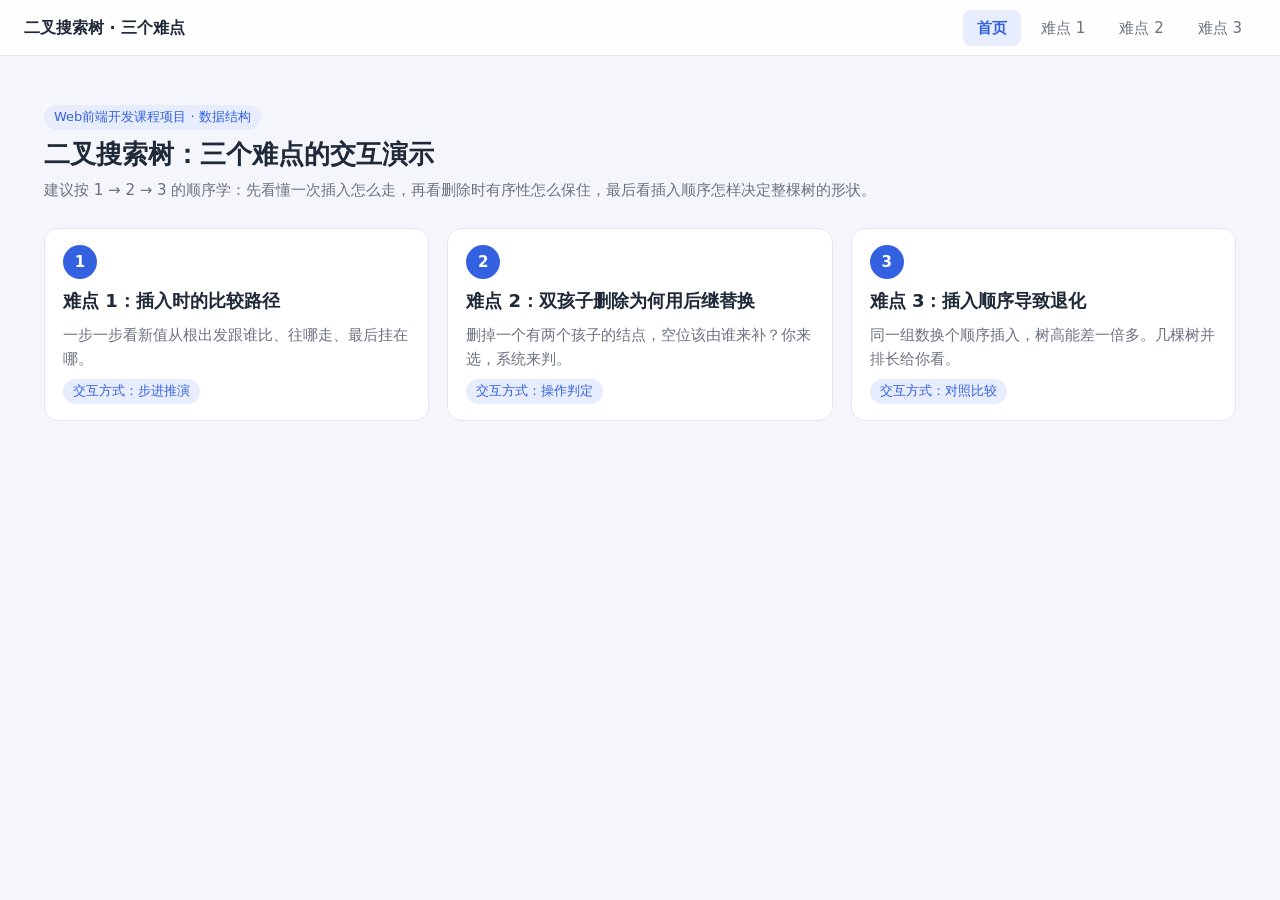
<file: src/index.html>
<!DOCTYPE html>
<html lang="zh-CN">
<head>
<meta charset="utf-8">
<meta name="viewport" content="width=device-width, initial-scale=1">
<title>二叉搜索树：三个难点的交互演示</title>
<link rel="stylesheet" href="css/style.css">
<script src="js/common.js" defer></script>
</head>
<body data-page="index">
<nav id="nav"></nav>
<main class="page">
  <header class="hero">
    <span class="kind">Web前端开发课程项目 · 数据结构</span>
    <h1>二叉搜索树：三个难点的交互演示</h1>
    <p class="question">建议按 1 → 2 → 3 的顺序学：先看懂一次插入怎么走，再看删除时有序性怎么保住，最后看插入顺序怎样决定整棵树的形状。</p>
  </header>
  <div class="cards">
    <a class="card entry" href="d1.html">
      <span class="step">1</span>
      <h2>难点 1：插入时的比较路径</h2>
      <p>一步一步看新值从根出发跟谁比、往哪走、最后挂在哪。</p>
      <span class="kind">交互方式：步进推演</span>
    </a>
    <a class="card entry" href="d2.html">
      <span class="step">2</span>
      <h2>难点 2：双孩子删除为何用后继替换</h2>
      <p>删掉一个有两个孩子的结点，空位该由谁来补？你来选，系统来判。</p>
      <span class="kind">交互方式：操作判定</span>
    </a>
    <a class="card entry" href="d3.html">
      <span class="step">3</span>
      <h2>难点 3：插入顺序导致退化</h2>
      <p>同一组数换个顺序插入，树高能差一倍多。几棵树并排长给你看。</p>
      <span class="kind">交互方式：对照比较</span>
    </a>
  </div>
</main>
</body>
</html>
</file>
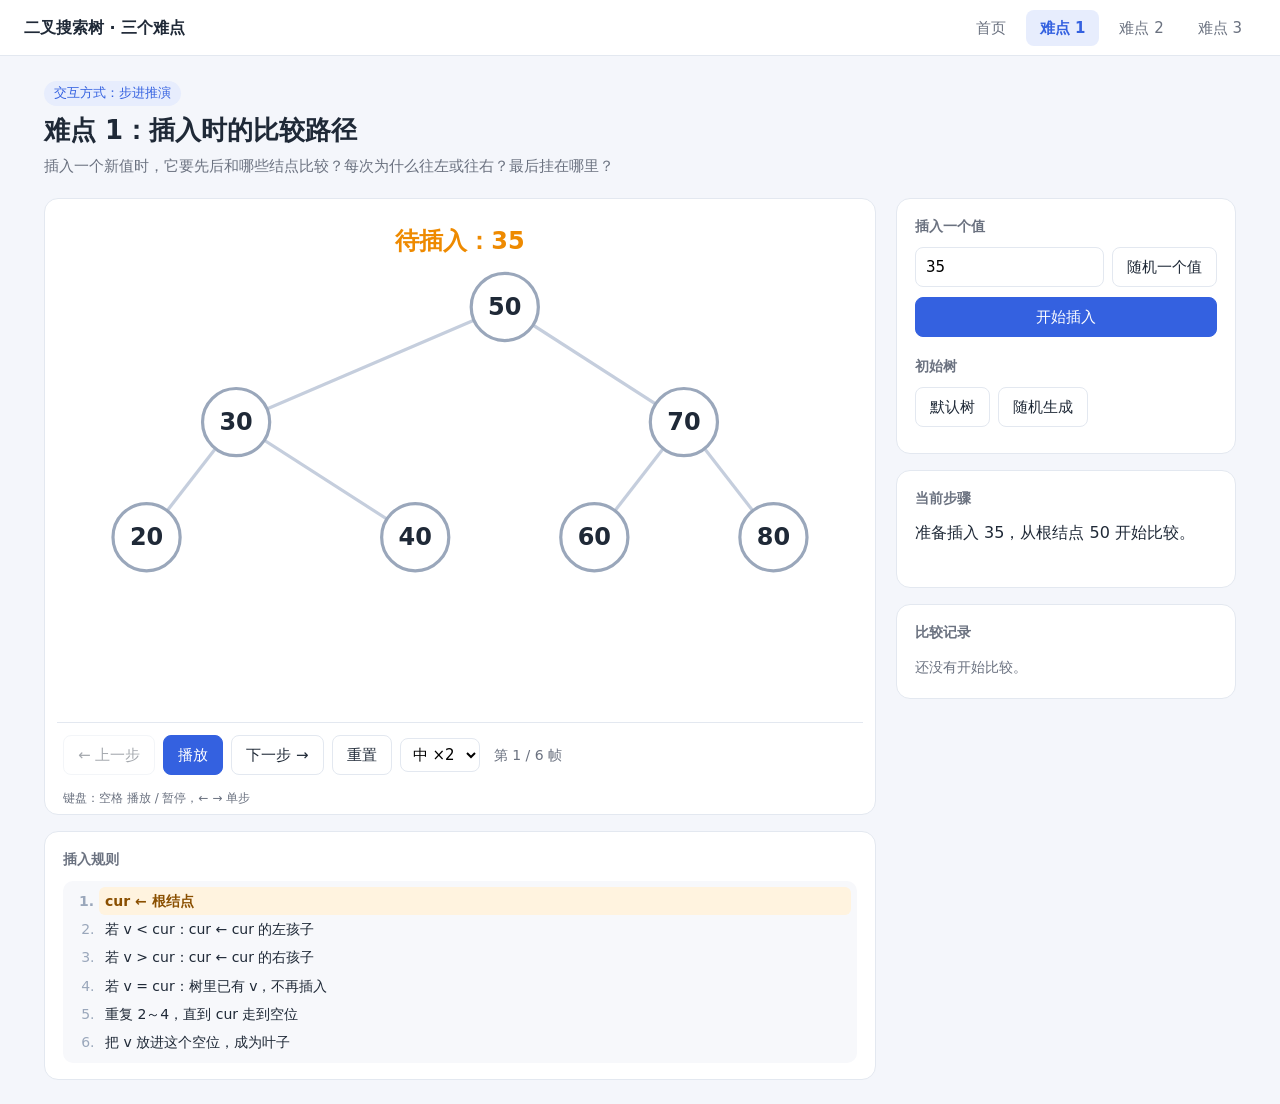
<file: src/d1.html>
<!DOCTYPE html>
<html lang="zh-CN">
<head>
<meta charset="utf-8">
<meta name="viewport" content="width=device-width, initial-scale=1">
<title>难点 1 · 插入时的比较路径</title>
<link rel="stylesheet" href="css/style.css">
</head>
<body data-page="d1">
<nav id="nav"></nav>
<main class="page">
  <header class="page-head">
    <span class="kind" id="kind"></span>
    <h1 id="title"></h1>
    <p class="question" id="question"></p>
  </header>
  <div class="layout">
    <div class="main">
      <section class="card stage">
        <svg id="tree" class="tree"></svg>
        <div class="player">
          <button id="btn-prev" onclick="prev()">← 上一步</button>
          <button id="btn-play" class="primary" onclick="if (timer) pause(); else play();">播放</button>
          <button id="btn-next" onclick="next()">下一步 →</button>
          <button onclick="reset()">重置</button>
          <select onchange="setSpeed(Number(this.value))">
            <option value="1200">慢 ×1</option>
            <option value="600" selected>中 ×2</option>
            <option value="300">快 ×4</option>
          </select>
          <span id="progress" class="progress"></span>
        </div>
        <p class="hint">键盘：空格 播放 / 暂停，← → 单步</p>
      </section>
      <section class="card rules">
        <h2>插入规则</h2>
        <ol class="code" id="code"></ol>
      </section>
    </div>
    <aside class="side">
      <div class="card">
        <h2>插入一个值</h2>
        <div class="row">
          <input id="value" type="number">
          <button onclick="randomValue()">随机一个值</button>
        </div>
        <button class="primary wide" onclick="startInsert()">开始插入</button>
        <h2 class="sub">初始树</h2>
        <div class="row">
          <button onclick="setTree(data.presetTree)">默认树</button>
          <button onclick="randomTree()">随机生成</button>
        </div>
      </div>
      <div class="card status">
        <h2>当前步骤</h2>
        <p id="note"></p>
      </div>
      <div class="card">
        <h2>比较记录</h2>
        <ol id="log" class="log"></ol>
      </div>
    </aside>
  </div>
</main>
<script src="js/common.js"></script>
<script src="js/d1.js"></script>
</body>
</html>
</file>
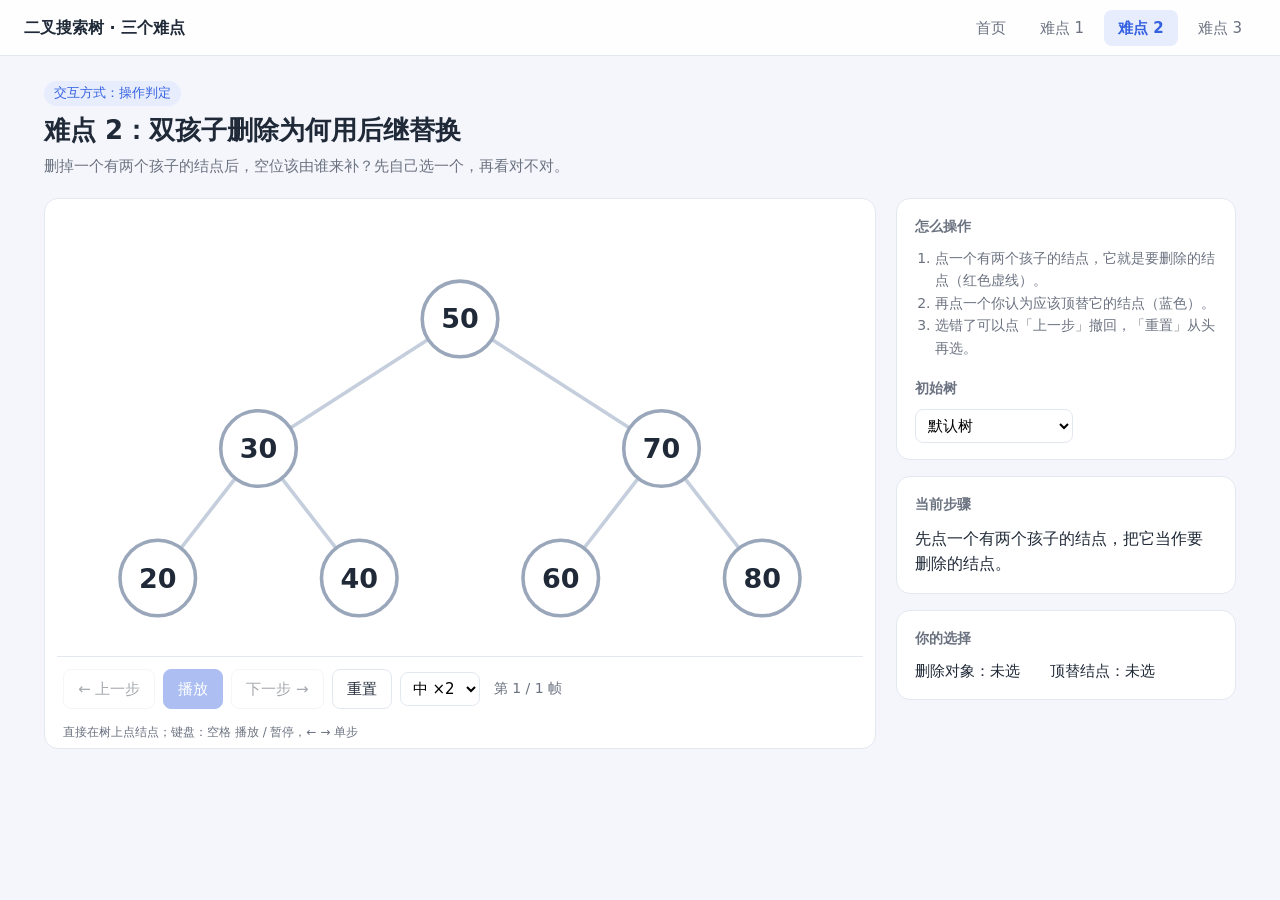
<file: src/d2.html>
<!DOCTYPE html>
<html lang="zh-CN">
<head>
<meta charset="utf-8">
<meta name="viewport" content="width=device-width, initial-scale=1">
<title>难点 2 · 双孩子删除为何用后继替换</title>
<link rel="stylesheet" href="css/style.css">
</head>
<body data-page="d2">
<nav id="nav"></nav>
<main class="page">
  <header class="page-head">
    <span class="kind" id="kind"></span>
    <h1 id="title"></h1>
    <p class="question" id="question"></p>
  </header>
  <div class="layout">
    <div class="main">
      <section class="card stage">
        <svg id="tree" class="tree"></svg>
        <div class="player">
          <button id="btn-prev" onclick="prev()">← 上一步</button>
          <button id="btn-play" class="primary" onclick="if (timer) pause(); else play();">播放</button>
          <button id="btn-next" onclick="next()">下一步 →</button>
          <button onclick="reset()">重置</button>
          <select onchange="setSpeed(Number(this.value))">
            <option value="1200">慢 ×1</option>
            <option value="600" selected>中 ×2</option>
            <option value="300">快 ×4</option>
          </select>
          <span id="progress" class="progress"></span>
        </div>
        <p class="hint">直接在树上点结点；键盘：空格 播放 / 暂停，← → 单步</p>
      </section>
    </div>
    <aside class="side">
      <div class="card">
        <h2>怎么操作</h2>
        <ol class="steps-guide" id="guide"></ol>
        <h2 class="sub">初始树</h2>
        <select id="tree-select" onchange="chooseTree(Number(this.value))"></select>
      </div>
      <div class="card status">
        <h2>当前步骤</h2>
        <p id="note"></p>
      </div>
      <div class="card">
        <h2>你的选择</h2>
        <p id="choice" class="choice"></p>
      </div>
    </aside>
  </div>
</main>
<script src="js/common.js"></script>
<script src="js/d2.js"></script>
</body>
</html>
</file>
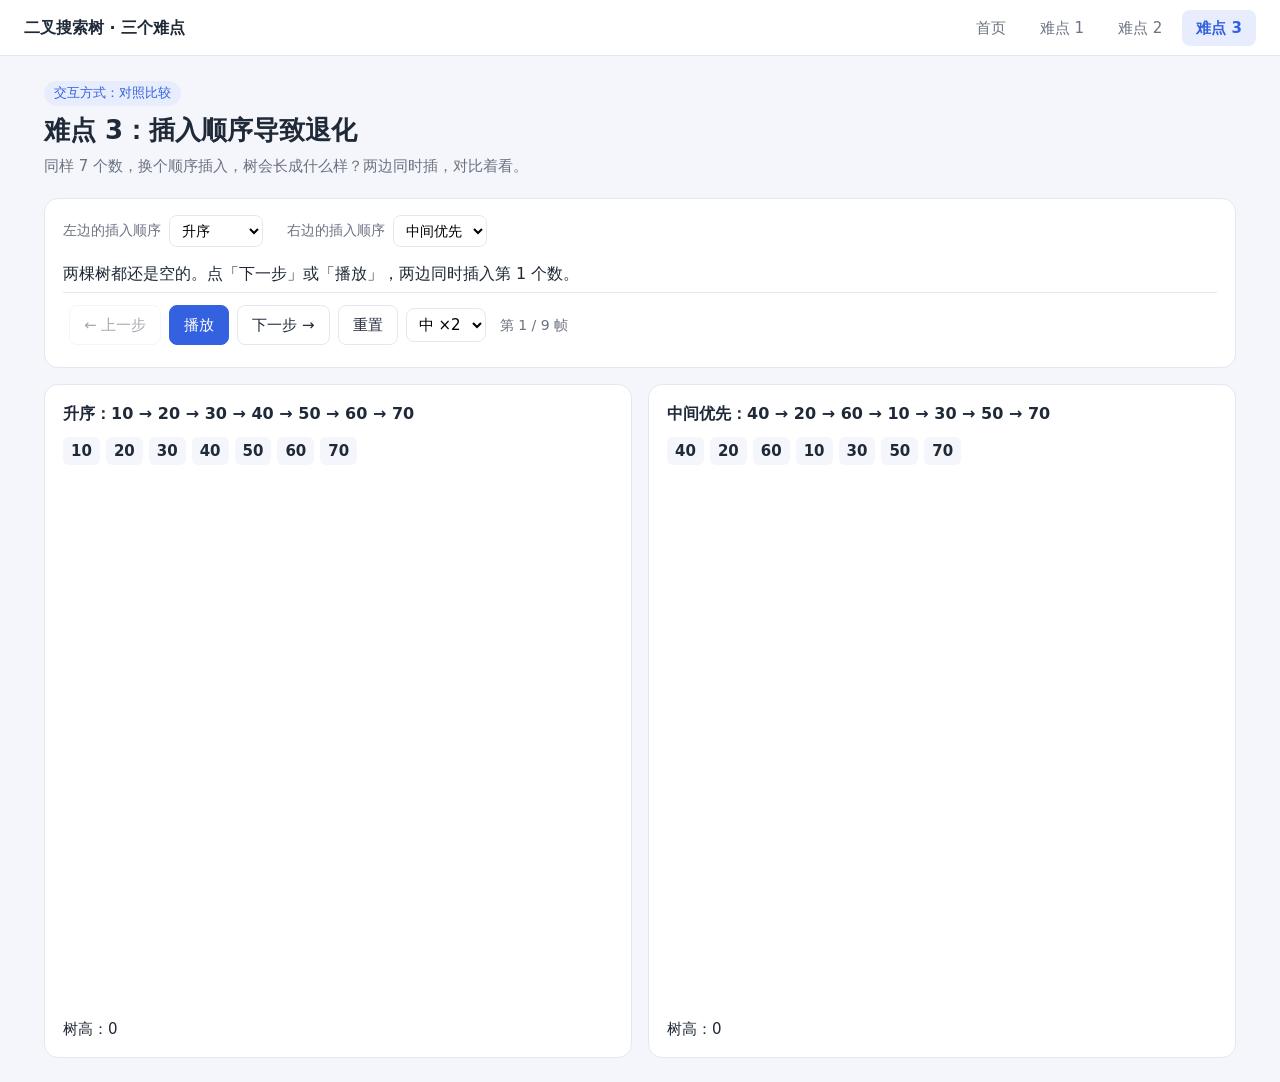
<file: src/d3.html>
<!DOCTYPE html>
<html lang="zh-CN">
<head>
<meta charset="utf-8">
<meta name="viewport" content="width=device-width, initial-scale=1">
<title>难点 3 · 插入顺序导致退化</title>
<link rel="stylesheet" href="css/style.css">
</head>
<body data-page="d3">
<nav id="nav"></nav>
<main class="page">
  <header class="page-head">
    <span class="kind" id="kind"></span>
    <h1 id="title"></h1>
    <p class="question" id="question"></p>
  </header>
  <div class="card panel-box">
    <div class="options">
      <label>左边的插入顺序 <select id="sel-a" onchange="changeOrder()"></select></label>
      <label>右边的插入顺序 <select id="sel-b" onchange="changeOrder()"></select></label>
    </div>
    <p id="note" class="big-note"></p>
    <div class="player">
      <button id="btn-prev" onclick="prev()">← 上一步</button>
      <button id="btn-play" class="primary" onclick="if (timer) pause(); else play();">播放</button>
      <button id="btn-next" onclick="next()">下一步 →</button>
      <button onclick="reset()">重置</button>
      <select onchange="setSpeed(Number(this.value))">
        <option value="1200">慢 ×1</option>
        <option value="600" selected>中 ×2</option>
        <option value="300">快 ×4</option>
      </select>
      <span id="progress" class="progress"></span>
    </div>
  </div>
  <div class="columns">
    <section class="card column">
      <h2 id="name-a"></h2>
      <div class="chips" id="chips-a"></div>
      <svg id="tree-a" class="tree"></svg>
      <p class="stat" id="stat-a"></p>
    </section>
    <section class="card column">
      <h2 id="name-b"></h2>
      <div class="chips" id="chips-b"></div>
      <svg id="tree-b" class="tree"></svg>
      <p class="stat" id="stat-b"></p>
    </section>
  </div>
</main>
<script src="js/common.js"></script>
<script src="js/d3.js"></script>
</body>
</html>
</file>
<file: src/css/style.css>
:root {
  --bg: #f4f6fb;
  --card: #ffffff;
  --ink: #1f2937;
  --muted: #6b7280;
  --line: #e3e8f0;
  --blue: #3461e0;
  --blue-soft: #e7edfd;
  --orange: #ee8a00;
  --orange-soft: #fff3df;
  --green: #2b9348;
  --green-soft: #e3f5e8;
  --red: #d9363e;
  --red-soft: #fdeaea;
}

* { box-sizing: border-box; }
body { margin: 0; font-family: "PingFang SC", "Microsoft YaHei", "Noto Sans SC", system-ui, sans-serif; font-size: 15px; line-height: 1.6; color: var(--ink); background: var(--bg); }
a { color: var(--blue); text-decoration: none; }

.nav { position: sticky; top: 0; z-index: 10; display: flex; align-items: center; gap: 6px; height: 56px; padding: 0 24px; background: rgba(255, 255, 255, .95); border-bottom: 1px solid var(--line); }
.nav .brand { margin-right: auto; font-size: 16px; font-weight: 700; color: var(--ink); white-space: nowrap; }
.nav .link { padding: 6px 14px; color: var(--muted); border-radius: 8px; white-space: nowrap; }
.nav .link:hover { color: var(--ink); background: var(--bg); }
.nav .link.active { font-weight: 600; color: var(--blue); background: var(--blue-soft); }

.page { max-width: 1240px; margin: 0 auto; padding: 24px; }
.page-head h1, .hero h1 { margin: 8px 0 6px; font-size: 26px; line-height: 1.3; }
.question { margin: 0; font-size: 15px; color: var(--muted); }
.kind { display: inline-block; padding: 2px 10px; font-size: 13px; color: var(--blue); background: var(--blue-soft); border-radius: 999px; }
.load-error { padding: 12px 16px; color: var(--red); background: var(--red-soft); border-radius: 10px; }

.layout { display: grid; grid-template-columns: minmax(0, 1fr) 340px; gap: 20px; margin-top: 20px; align-items: start; }
.main, .side { display: flex; flex-direction: column; gap: 16px; min-width: 0; }
.card { padding: 16px 18px; background: var(--card); border: 1px solid var(--line); border-radius: 14px; }
.card h2 { margin: 0 0 10px; font-size: 14px; font-weight: 600; color: var(--muted); }
.card h2.sub { margin-top: 18px; }
.stage { padding: 12px 12px 6px; }
.tree { display: block; width: 100%; height: auto; max-height: 64vh; }

.row { display: flex; gap: 8px; margin-bottom: 10px; }
.row input { flex: 1; min-width: 0; }
input[type=number] { font: inherit; padding: 7px 10px; border: 1px solid var(--line); border-radius: 8px; }
select { font: inherit; padding: 6px 8px; border: 1px solid var(--line); border-radius: 8px; background: #fff; }
button { font: inherit; padding: 7px 14px; color: var(--ink); background: #fff; border: 1px solid var(--line); border-radius: 8px; cursor: pointer; transition: border-color .15s, color .15s, background .15s; }
button:hover:not(:disabled) { color: var(--blue); border-color: var(--blue); }
button:disabled { opacity: .4; cursor: default; }
button.primary { color: #fff; background: var(--blue); border-color: var(--blue); }
button.primary:hover:not(:disabled) { color: #fff; background: #2a52c4; }
button.wide { width: 100%; }

.player { display: flex; flex-wrap: wrap; align-items: center; gap: 8px; margin-top: 6px; padding: 12px 6px 6px; border-top: 1px solid var(--line); }
.player .progress { margin-left: 6px; font-size: 14px; color: var(--muted); }

.status p { margin: 0; min-height: 3.2em; font-size: 16px; }
.log { margin: 0; padding-left: 22px; font-size: 14px; }
.log li { padding: 3px 0; }
.log li.current { font-weight: 600; color: var(--orange); }
.log li.empty { margin-left: -22px; list-style: none; color: var(--muted); }
.log li.total { margin: 6px 0 0 -22px; padding-top: 8px; list-style: none; font-weight: 600; color: var(--green); border-top: 1px dashed var(--line); }
.hint { margin: 8px 6px 0; font-size: 12px; color: var(--muted); }
.code { margin: 0; padding: 6px 6px 6px 36px; font-size: 14px; background: #f7f8fb; border-radius: 10px; }
.code li { padding: 3px 10px 3px 6px; border-radius: 6px; transition: background .2s; }
.code li::marker { color: #9aa7bb; }
.code li.on { font-weight: 600; color: #8a4f00; background: var(--orange-soft); }

.edge { stroke: #c5cedd; stroke-width: 2; }
.edge.path { stroke: var(--blue); stroke-width: 4; }
.ghost-edge { stroke: var(--green); stroke-width: 2.5; stroke-dasharray: 6 5; }
.node circle { fill: #fff; stroke: #9aa7bb; stroke-width: 2; transition: fill .2s, stroke .2s; }
.node text, .ghost text { font-size: 15px; font-weight: 600; text-anchor: middle; dominant-baseline: central; }
.node text { fill: var(--ink); }
.node.visited circle { fill: var(--blue-soft); stroke: var(--blue); }
.node.current circle { fill: var(--orange-soft); stroke: var(--orange); stroke-width: 4; }
.node.same circle { fill: var(--red-soft); stroke: var(--red); }
.node.new circle { fill: var(--green-soft); stroke: var(--green); stroke-width: 3; }
.node.target circle { fill: var(--red-soft); stroke: var(--red); stroke-width: 3; stroke-dasharray: 5 3; }
.node.candidate circle { fill: var(--blue-soft); stroke: var(--blue); stroke-width: 4; }
.node.clickable { cursor: pointer; }
.node.clickable:hover circle { stroke: var(--blue); stroke-width: 3; }
.ghost circle { fill: #fff; stroke: var(--green); stroke-width: 2.5; stroke-dasharray: 6 5; }
.ghost text { fill: var(--green); opacity: .75; }
.arrow { stroke: var(--orange); stroke-width: 3; }
.arrowhead { fill: var(--orange); }
.top-label { font-size: 15px; font-weight: 600; fill: var(--orange); text-anchor: middle; }

.steps-guide { margin: 0 0 12px; padding-left: 20px; font-size: 14px; color: var(--muted); }
.choice { margin: 0; font-size: 15px; }

.columns { display: grid; grid-template-columns: repeat(auto-fit, minmax(300px, 1fr)); gap: 16px; margin-top: 16px; align-items: start; }
.panel-box { margin-top: 20px; }
.options { display: flex; flex-wrap: wrap; gap: 24px; font-size: 14px; color: var(--muted); }
.options label { display: flex; align-items: center; gap: 8px; }
.big-note { margin: 14px 0 0; min-height: 1.6em; font-size: 16px; }
.column h2 { font-size: 16px; color: var(--ink); }
.column .tree { max-height: 60vh; }
.chips { display: flex; flex-wrap: wrap; gap: 6px; margin-bottom: 6px; }
.chip { min-width: 30px; padding: 2px 8px; font-weight: 600; text-align: center; background: var(--bg); border-radius: 6px; }
.chip.done { color: #9aa7bb; }
.chip.current { color: #fff; background: var(--green); }
.stat { margin: 6px 0 0; font-size: 15px; }

.hero { padding: 24px 0 4px; }
.cards { display: grid; grid-template-columns: repeat(auto-fit, minmax(260px, 1fr)); gap: 18px; margin-top: 22px; }
.entry { display: flex; flex-direction: column; gap: 8px; color: var(--ink); transition: transform .15s, box-shadow .15s, border-color .15s; }
.entry:hover { border-color: var(--blue); transform: translateY(-3px); box-shadow: 0 10px 24px rgba(30, 50, 90, .08); }
.entry .step { display: grid; place-items: center; width: 34px; height: 34px; font-weight: 700; color: #fff; background: var(--blue); border-radius: 50%; }
.entry h2 { margin: 0; font-size: 18px; color: var(--ink); }
.entry p { flex: 1; margin: 0; color: var(--muted); }
.entry .kind { align-self: flex-start; }

@media (max-width: 860px) {
  .layout { display: flex; flex-direction: column; align-items: stretch; }
  .main, .side { display: contents; }
  .stage { order: -2; }
  .status { order: -1; }
  .rules { order: 1; }
  .nav { padding: 0 12px; overflow-x: auto; }
  .page { padding: 16px; }
}
</file>
